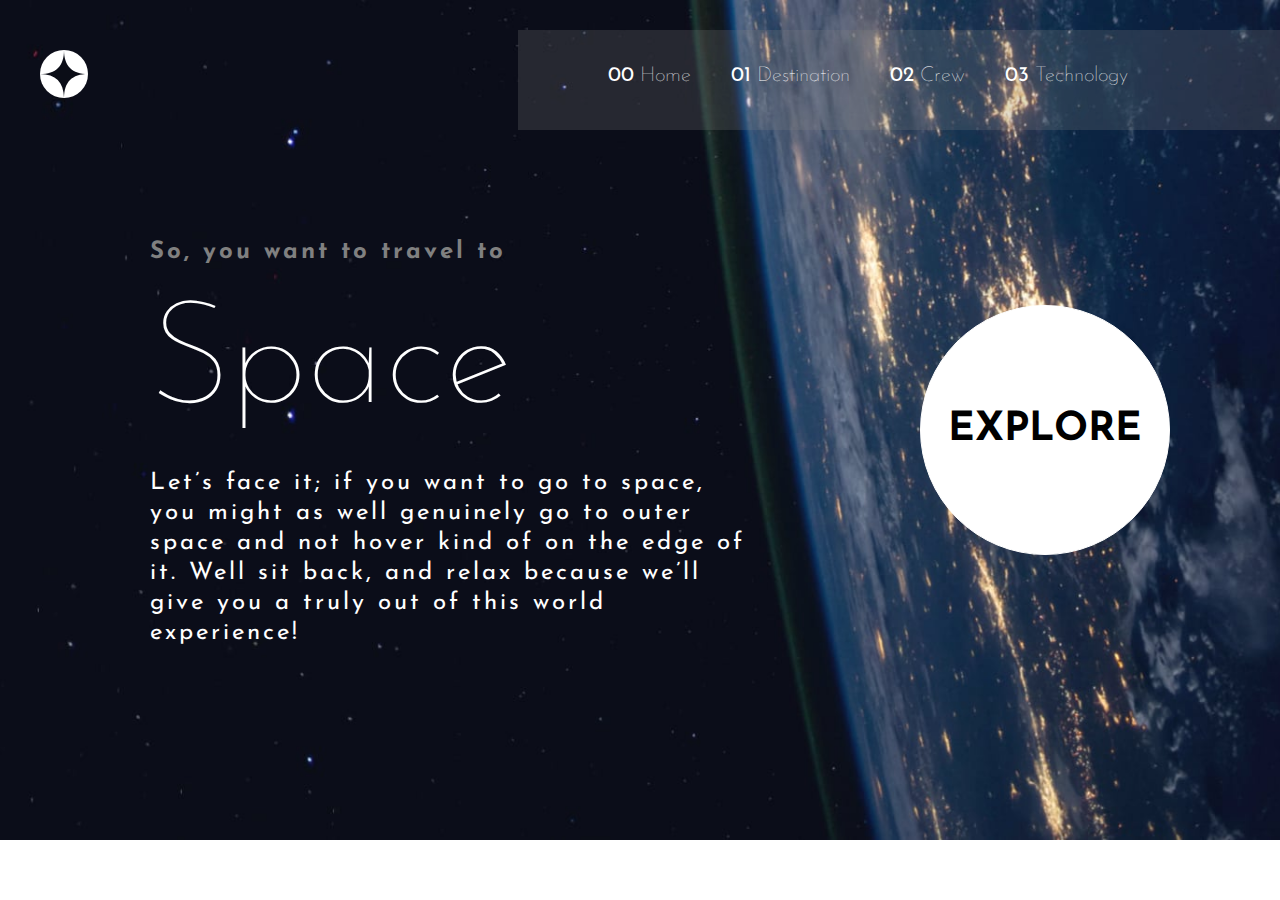
<file: index.html>
<!DOCTYPE html>
<html lang="en">
<head>
    <meta charset="UTF-8">
    <meta http-equiv="X-UA-Compatible" content="IE=edge">
    <meta name="viewport" content="width=device-width, initial-scale=1.0">
    <link rel="stylesheet" href="stylehome.css">
    <link rel="shortcut icon" href="assets/favicon-32x32.png" type="image/x-icon">
    <title> Home Space Tourism</title>
</head>
<body>
    <nav class="navegação">
        <div id="logo">
            <img src="assets/shared/logo.svg" alt="">
        </div>
        <ul class="menu-desktop">
            <li class="opções-menu"> <a href="index.html">  <strong> 00</strong> Home</a> </li>
            <li class="opções-menu"> <a href="destination.html"> <strong> 01</strong>  Destination</a></li>
            <li class="opções-menu"> <a href="crew.html"> <strong> 02</strong>  Crew</a> </li>
            <li class="opções-menu">  <a href="techonology.html"> <strong>03</strong>  Technology</a> </li>
        </ul>
        <div class="hamburguer"></div>
    </nav>
    <ul class="menu-mobile">
        <li class="opções-menu"> <a href="index.html">  <strong> 00</strong> Home</a> </li>
        <li class="opções-menu"> <a href="destination.html"> <strong> 01</strong>  Destination</a></li>
        <li class="opções-menu"> <a href="crew.html"> <strong> 02</strong>  Crew</a> </li>
        <li class="opções-menu">  <a href="techonology.html"> <strong>03</strong>  Technology</a> </li>
    </ul>
    </nav>
    
    <div class="container-texto-home">
        <div class="texto-home"><h2> So, you want to travel to</h2>
            <h1>  Space</h1>
            <p> Let’s face it; if you want to go to space, you might as well genuinely go to 
            outer space and not hover kind of on the edge of it. Well sit back, and relax 
            because we’ll give you a truly out of this world experience!</p> 
        </div>
            
        <div class="explore"> <span>EXPLORE</span></div>
         
            
    </div>
    <script>
         let hamburguer = document.getElementsByClassName("hamburguer")[0]
let navmob = document.getElementsByClassName("menu-mobile")[0]
let nav = document.getElementsByTagName("nav")[0]
hamburguer.addEventListener("click",mostrar)


function mostrar(){
    if (hamburguer.classList.contains("plano")){
        hamburguer.classList.remove('plano')
       
        navmob.classList.remove('mostrar')
        nav.classList.remove('plano-nav')

    }else{
        hamburguer.classList.add("plano")
        
        navmob.classList.add("mostrar")
        nav.classList.add('plano-nav')
    }
}
    </script>
   

    

</body>
</file>
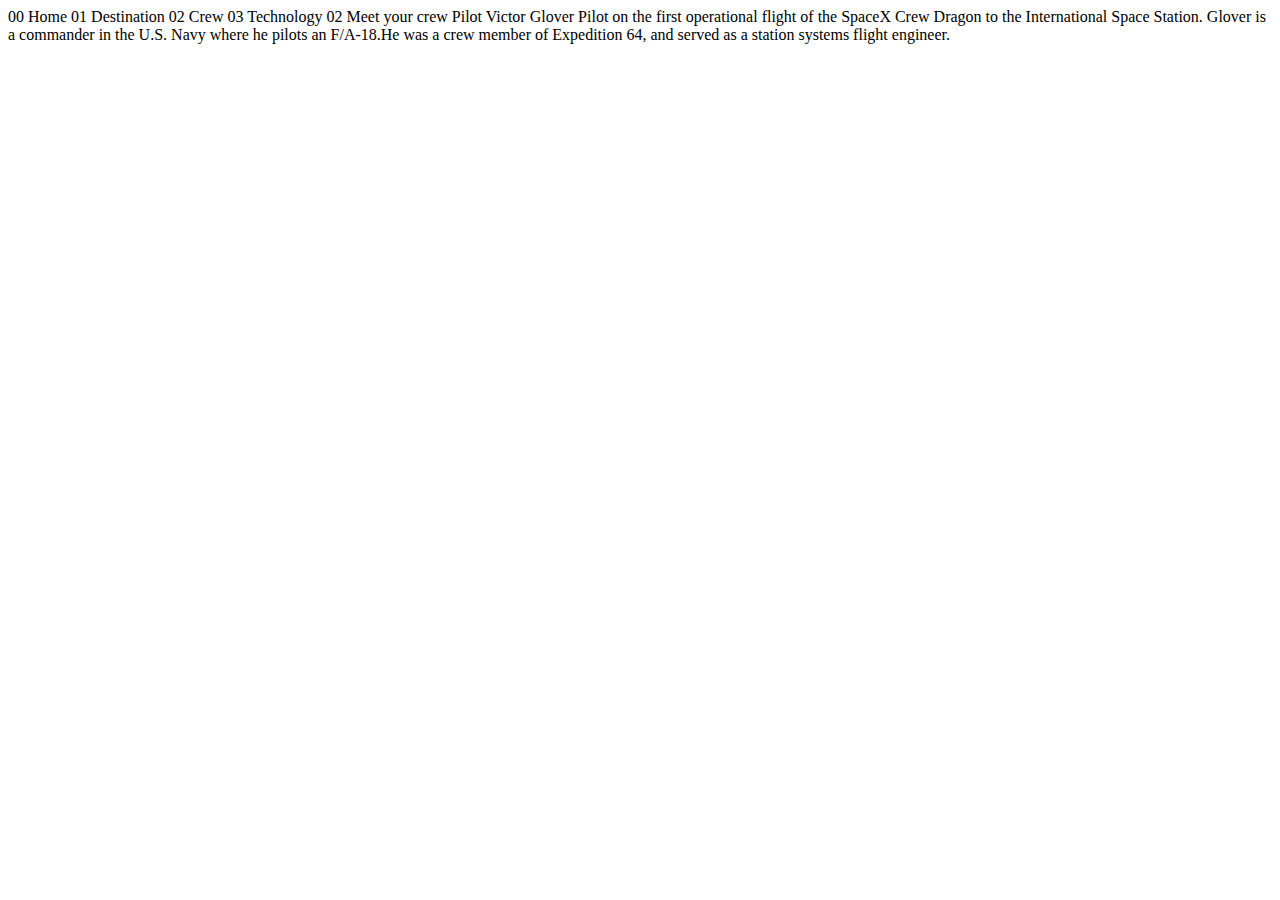
<file: crew-pilot.html>
<!DOCTYPE html>
<html lang="en">
<head>
  <meta charset="UTF-8">
  <meta name="viewport" content="width=device-width, initial-scale=1.0">

  <link rel="icon" type="image/png" sizes="32x32" href="./assets/favicon-32x32.png">
  
  <title>Frontend Mentor | Space tourism website</title>
</head>
<body>

  00 Home
  01 Destination
  02 Crew
  03 Technology

  02 Meet your crew

  Pilot
  Victor Glover

  Pilot on the first operational flight of the SpaceX Crew Dragon to the 
  International Space Station. Glover is a commander in the U.S. Navy where 
  he pilots an F/A-18.He was a crew member of Expedition 64, and served as a 
  station systems flight engineer. 
</body>
</html>
</file>
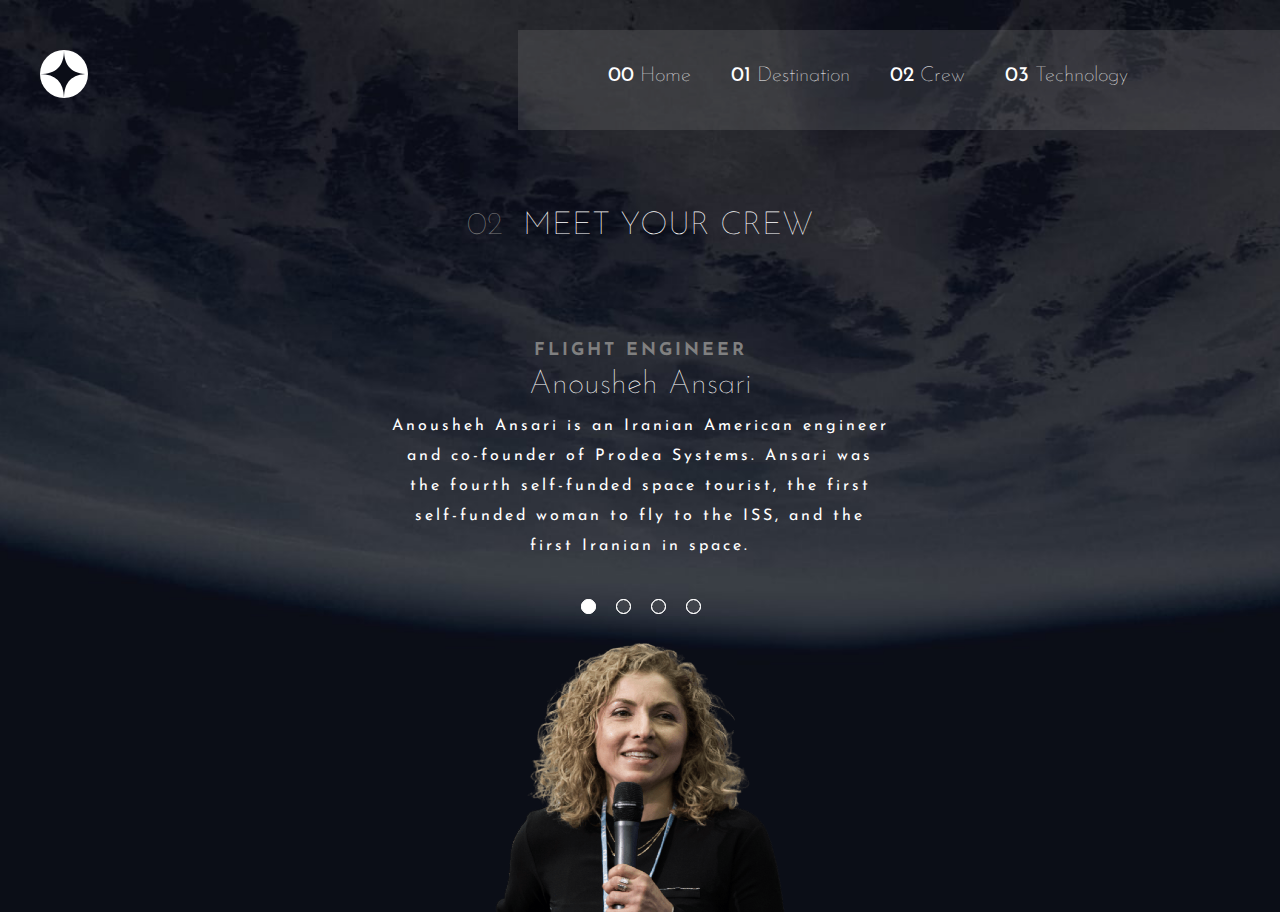
<file: crew.html>
<!DOCTYPE html>
<html lang="en">
<head>
    <meta charset="UTF-8">
    <meta http-equiv="X-UA-Compatible" content="IE=edge">
    <meta name="viewport" content="width=device-width, initial-scale=1.0">
    <link rel="stylesheet" href="stylecrew.css">
    <link rel="shortcut icon" href="assets/favicon-32x32.png" type="image/x-icon">
    <title> Crew Space Tourism</title>
</head>
<body>
<nav class="navegação">
    <div id="logo">
        <img src="assets/shared/logo.svg" alt="">
    </div>
    <ul class="menu-desktop">
        <li class="opções-menu"> <a href="index.html">  <strong> 00</strong> Home</a> </li>
        <li class="opções-menu"> <a href="destination.html"> <strong> 01</strong>  Destination</a></li>
        <li class="opções-menu"> <a href="crew.html"> <strong> 02</strong>  Crew</a> </li>
        <li class="opções-menu">  <a href="techonology.html"> <strong>03</strong>  Technology</a> </li>
    </ul>
    <div class="hamburguer"></div>
</nav>
<ul class="menu-mobile">
    <li class="opções-menu"> <a href="index.html">  <strong> 00</strong> Home</a> </li>
    <li class="opções-menu"> <a href="destination.html"> <strong> 01</strong>  Destination</a></li>
    <li class="opções-menu"> <a href="crew.html"> <strong> 02</strong>  Crew</a> </li>
    <li class="opções-menu">  <a href="techonology.html"> <strong>03</strong>  Technology</a> </li>
</ul>

<div class="container-titulo-crew">
<h1 class="num-crew">02</h1> <h1 class="titulo-crew">  MEET YOUR CREW</h1>
</div>


    <div class="slider">
        <div class="slides">
            <input type="radio" name="radio-btn" id="radio1" >
            <input type="radio" name="radio-btn" id="radio2">
            <input type="radio" name="radio-btn" id="radio3">
            <input type="radio" name="radio-btn" id="radio4">
    
            <div class="slide-one">
                <div class="container-texto-slide">
                    <h2> FLIGHT ENGINEER</h2>
                    <h1>Anousheh Ansari</h1>
                    <p> Anousheh Ansari is an Iranian American engineer and co-founder of Prodea Systems. 
                        Ansari was the fourth self-funded space tourist, the first self-funded woman to 
                        fly to the ISS, and the first Iranian in space.</p>
                </div>
                <img src="assets/crew/image-anousheh-ansari.png" alt="">
            </div>
            <div class="slide">
                <div class="container-texto-slide">
                    <h2>  Commander</h2>
                    <h1> Douglas Hurley</h1>
                    <p> Douglas Gerald Hurley is an American engineer, former Marine Corps pilot 
                        and former NASA astronaut. He launched into space for the third time as 
                        commander of Crew Dragon Demo-2.</p>
                </div>            
                <img src="assets/crew/image-douglas-hurley.png" alt="">
            </div>
            <div class="slide">
                <div class="container-texto-slide">
                    <h2> Mission Specialist</h2>
                    <h1>Mark Shuttleworth</h1>
                    <p> Mark Richard Shuttleworth is the founder and CEO of Canonical, the company behind 
                        the Linux-based Ubuntu operating system. Shuttleworth became the first South 
                        African to travel to space as a space tourist.</p>
                </div>
                <img src="assets/crew/image-mark-shuttleworth.png" alt="">
            </div>
            <div class="slide">
                <div class="container-texto-slide">
                    <h2> Pilot</h2>
                    <h1>Victor Glover</h1>
                    <p> Pilot on the first operational flight of the SpaceX Crew Dragon to the 
                        International Space Station. Glover is a commander in the U.S. Navy where 
                        he pilots an F/A-18.He was a crew member of Expedition 64, and served as a 
                        station systems flight engineer. </p>
                </div>
                <img src="assets/crew/image-victor-glover.png" alt="">
            </div>
           
            <div class="navigation-menu">
                <div class="auto-btn1" ></div>
                <div class="auto-btn2" ></div>
                <div class="auto-btn3"></div>
                <div class="auto-btn4"></div>
              
            </div>
    
        </div>
       
       
        <div class="menu-slide">
            <label for="radio1" class="menu-botão"></label>
            <label for="radio2" class="menu-botão"></label>
            <label for="radio3" class="menu-botão"></label>
            <label for="radio4" class="menu-botão"></label>
        </div>
       
    
    
    
    
    
    </div>


 
  <script>
let count =1
document.getElementById("radio1").checked = true 

setInterval( function(){
next()
},(5000))

function next(){
count+=1
let botao = document.getElementsByClassName("auto-btn"+count)[0]
if (count>4){
    count=1
}
document.getElementById("radio"+count).checked = true 

}

let hamburguer = document.getElementsByClassName("hamburguer")[0]
let titulocrew= document.getElementsByClassName("container-titulo-crew")[0]
let navmob = document.getElementsByClassName("menu-mobile")[0]
let nav = document.getElementsByTagName("nav")[0]
let background = document.getElementsByTagName("body")[0]
let carrocel = document.getElementsByClassName('slider')[0]
hamburguer.addEventListener("click",mostrar)


function mostrar(){
    if (hamburguer.classList.contains("plano")){
        hamburguer.classList.remove('plano')
        titulocrew.classList.remove('ocultar')
        navmob.classList.remove('mostrar')
        nav.classList.remove('plano-nav')
        carrocel.classList.remove('ocultar')
        slider.classList.remove('ocultar')

    }else{
        hamburguer.classList.add("plano")
        titulocrew.classList.add('ocultar')
        navmob.classList.add("mostrar")
        nav.classList.add('plano-nav')
        carrocel.classList.add('ocultar')
        slider.classList.add('ocultar')
    }
}


  </script>

</body>
</html>
</file>
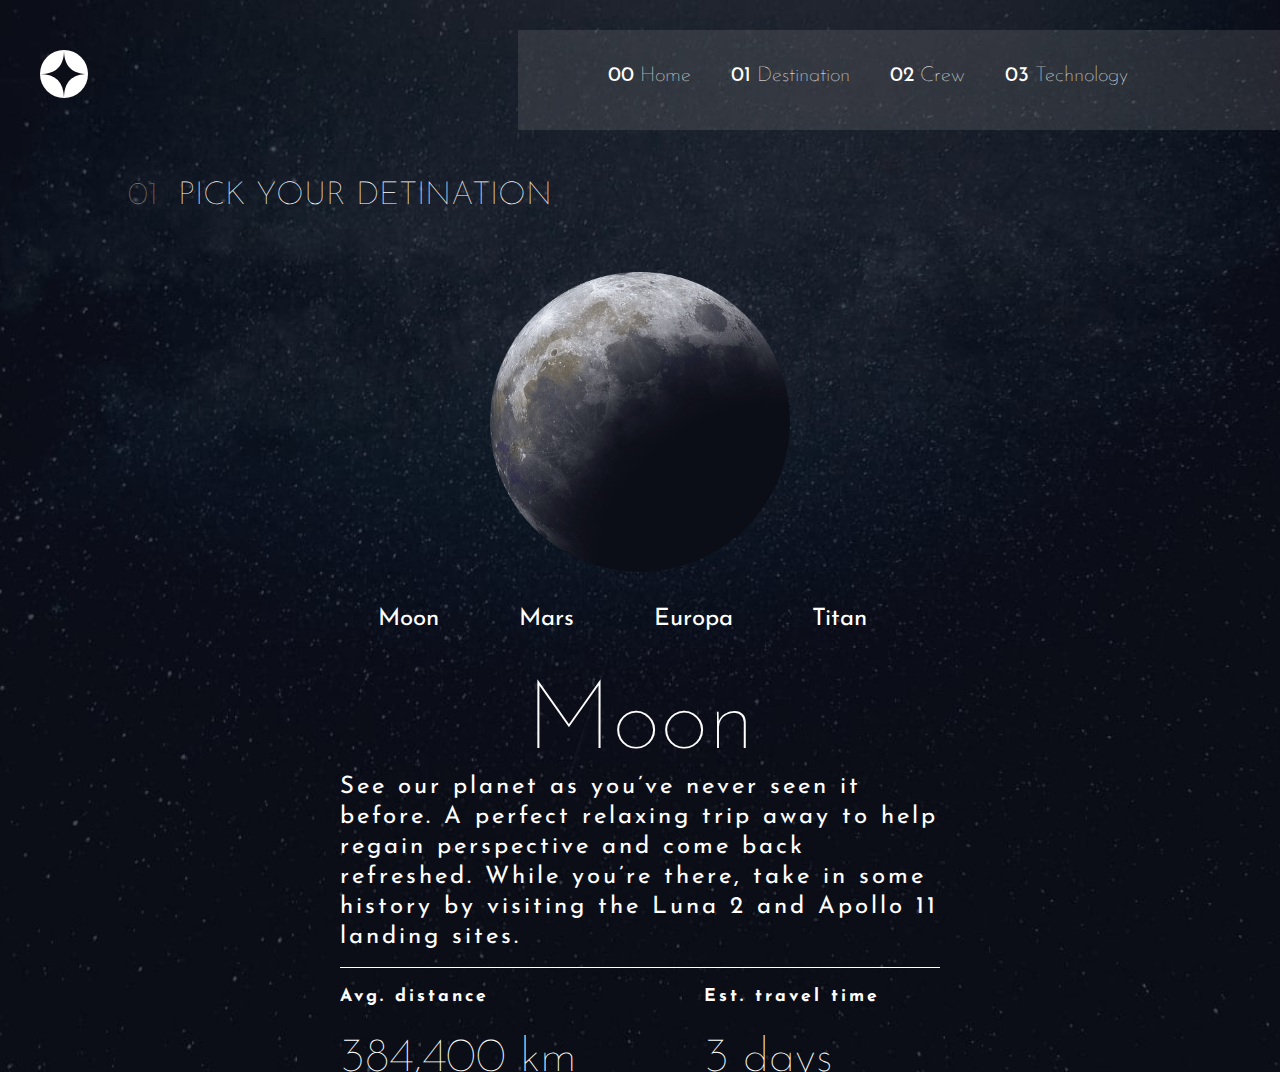
<file: destination.html>
<!DOCTYPE html>
<html lang="en">
<head>
    <meta charset="UTF-8">
    <meta http-equiv="X-UA-Compatible" content="IE=edge">
    <meta name="viewport" content="width=device-width, initial-scale=1.0">
    <link rel="stylesheet" href="styledestination.css">
    <link rel="shortcut icon" href="assets/favicon-32x32.png" type="image/x-icon">
    <title> Destination Space Tourism</title>
</head>
<body>
    <nav class="navegação">
        <div id="logo">
            <img src="assets/shared/logo.svg" alt="">
        </div>
        <ul class="menu-desktop">
            <li class="opções-menu"> <a href="index.html">  <strong> 00</strong> Home</a> </li>
            <li class="opções-menu"> <a href="destination.html"> <strong> 01</strong>  Destination</a></li>
            <li class="opções-menu"> <a href="crew.html"> <strong> 02</strong>  Crew</a> </li>
            <li class="opções-menu">  <a href="techonology.html"> <strong>03</strong>  Technology</a> </li>
        </ul>
        <div class="hamburguer"></div>
    </nav>
    <ul class="menu-mobile">
        <li class="opções-menu"> <a href="index.html">  <strong> 00</strong> Home</a> </li>
        <li class="opções-menu"> <a href="destination.html"> <strong> 01</strong>  Destination</a></li>
        <li class="opções-menu"> <a href="crew.html"> <strong> 02</strong>  Crew</a> </li>
        <li class="opções-menu">  <a href="techonology.html"> <strong>03</strong>  Technology</a> </li>
    </ul>
    <div class="container-titulo-crew">
    <h1 class="num-crew">01</h1> <h1 class="titulo-crew">  PICK YOUR DETINATION</h1>
    </div>
        
    <div class="slider">
        <div class="slides">
            <input type="radio" name="radio-btn" id="radio1" >
            <input type="radio" name="radio-btn" id="radio2">
            <input type="radio" name="radio-btn" id="radio3">
            <input type="radio" name="radio-btn" id="radio4">
    
            <div class="slide-one">
                <img src="assets/destination/image-moon.png" alt="">

                <div class="container-texto-slide">
                    <h1 class="titulo-geral-slide">Moon</h1>
                    <p>  See our planet as you’ve never seen it before. A perfect relaxing trip away to help 
                        regain perspective and come back refreshed. While you’re there, take in some history 
                        by visiting the Luna 2 and Apollo 11 landing sites.</p>
                        <div class="container-texto-baixo">
                            <div class="texto-baixo-esquerda">
                                <div><h2> Avg. distance</h2>
                                    <h1 class="titulo-baixo">  384,400 km</h1>
                                </div>
                            </div>
                            <div class="texto-baixo-direita">
                                <div><h2>   Est. travel time</h2>
                                    <h1 class="titulo-baixo">   3 days</h1>
                                </div>
                            </div>
                        </div>
                        
                </div>
                
            </div>
            <div class="slide">
                <img src="assets/destination/image-mars.png" alt="">

                <div class="container-texto-slide">
                    <h1 class="titulo-geral-slide">Mars</h1>
                    <p> Anousheh Ansari is an Iranian American engineer and co-founder of Prodea Systems. 
                        Ansari was the fourth self-funded space tourist, the first self-funded woman to 
                        fly to the ISS, and the first Iranian in space.</p>
                        <div class="container-texto-baixo">
                            <div class="texto-baixo-esquerda">
                                <div><h2> Avg. distance</h2>
                                    <h1 class="titulo-baixo"> 225 mil. km</h1>
                                </div>
                            </div>
                            <div class="texto-baixo-direita">
                                <div><h2>  Est. travel time</h2>
                                    <h1 class="titulo-baixo">  9 months</h1>
                                </div>
                            </div>
                        </div>
                        
                </div>
                
            </div>
            <div class="slide">
                <img src="assets/destination/image-europa.png" alt="">

                <div class="container-texto-slide">
                    <h1 class="titulo-geral-slide">Europa</h1>
                    <p> The smallest of the four Galilean moons orbiting Jupiter, Europa is a 
                        winter lover’s dream. With an icy surface, it’s perfect for a bit of 
                        ice skating, curling, hockey, or simple relaxation in your snug 
                        wintery cabin.</p>
                        <div class="container-texto-baixo">
                            <div class="texto-baixo-esquerda">
                                <div><h2>  Avg. distance</h2>
                                    <h1 class="titulo-baixo">   628 mil. km</h1>
                                </div>
                            </div>
                            <div class="texto-baixo-direita">
                                <div>
                                    <h2>   Est. travel time</h2>
                                    <h1 class="titulo-baixo">   3 years</h1>
                                </div>
                            </div>
                        </div>
                       
                </div>
                
            </div>
            <div class="slide">
                <img src="assets/destination/image-titan.png" alt="">

                <div class="container-texto-slide">
                    <h1 class="titulo-geral-slide">Titan</h1>
                    <p>  The only moon known to have a dense atmosphere other than Earth, Titan 
                        is a home away from home (just a few hundred degrees colder!). As a 
                        bonus, you get striking views of the Rings of Saturn.</p>
                        <div class="container-texto-baixo">
                            <div class="texto-baixo-esquerda">
                                <div><h2> Avg. distance</h2>
                                    <h1 class="titulo-baixo">  1.6 bil. km</h1>
                                </div>
                            </div>
                            <div class="texto-baixo-direita">
                                <div><h2>  Est. travel time</h2>
                                    <h1 class="titulo-baixo">  7 years</h1>
                                </div>
                            </div>
                        </div>
                       
                </div>
                
            </div>
         
            <div class="navigation-menu">
                <div class="auto-btn1" > </div>
                <div class="auto-btn2" > </div>
                <div class="auto-btn3"> </div>
                <div class="auto-btn4"> </div>
              
            </div>
    
        </div>
       
        <div class="menu-slide">
            <label for="radio1" class="menu-botão"> Moon</label>
            <label for="radio2" class="menu-botão">Mars</label>
            <label for="radio3" class="menu-botão"> Europa</label>
            <label for="radio4" class="menu-botão"> Titan</label>
        </div>
       
    
    
    
    
    
    </div>
    <script>
        let count =1
        document.getElementById("radio1").checked = true 
        
        setInterval( function(){
        next()
        },(5000))
        
        function next(){
        count+=1
        let botao = document.getElementsByClassName("auto-btn"+count)[0]
        if (count>4){
            count=1
        }
        document.getElementById("radio"+count).checked = true 
        
        }

let hamburguer = document.getElementsByClassName("hamburguer")[0]
let titulocrew= document.getElementsByClassName("container-titulo-crew")[0]
let navmob = document.getElementsByClassName("menu-mobile")[0]
let nav = document.getElementsByTagName("nav")[0]
let carrocel = document.getElementsByClassName('slider')[0]
hamburguer.addEventListener("click",mostrar)


function mostrar(){
    if (hamburguer.classList.contains("plano")){
        hamburguer.classList.remove('plano')
       
        navmob.classList.remove('mostrar')
        nav.classList.remove('plano-nav')

    }else{
        hamburguer.classList.add("plano")
        
        navmob.classList.add("mostrar")
        nav.classList.add('plano-nav')
    }
}
        
        
          </script>


</body>
</file>
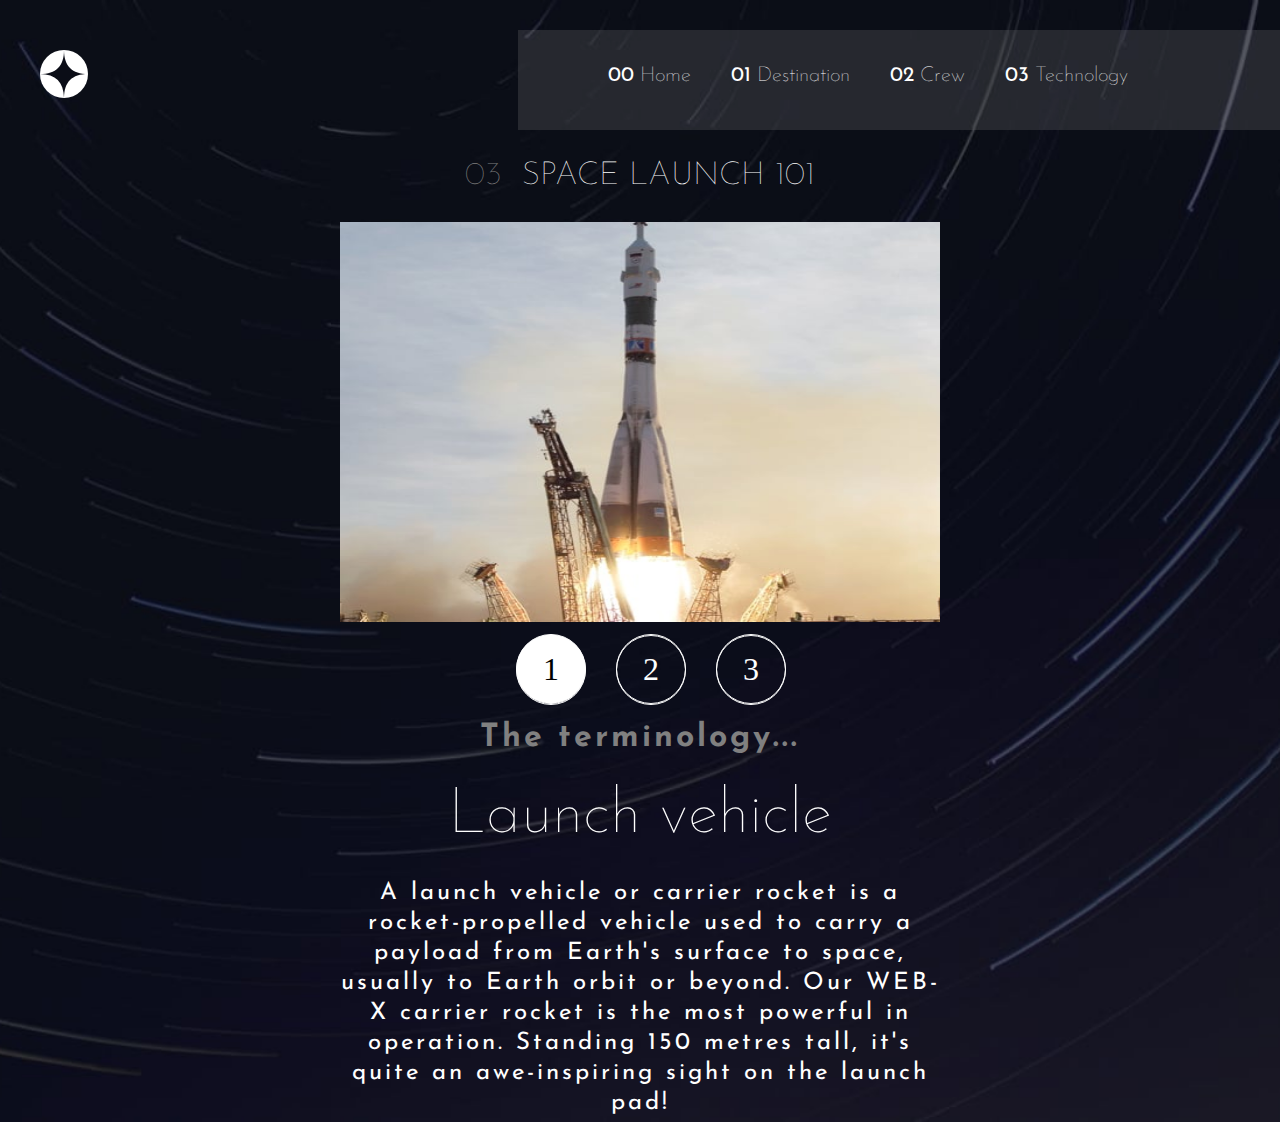
<file: techonology.html>
<!DOCTYPE html>
<html lang="en">
<head>
    <meta charset="UTF-8">
    <meta http-equiv="X-UA-Compatible" content="IE=edge">
    <meta name="viewport" content="width=device-width, initial-scale=1.0">
    <link rel="stylesheet" href="styletechnology.css">
    <link rel="shortcut icon" href="assets/favicon-32x32.png" type="image/x-icon">
    <title>Techonology Space Tourism</title>
</head>
<body>
    <nav class="navegação">
    <div id="logo">
        <img src="assets/shared/logo.svg" alt="">
    </div>
    <ul class="menu-desktop">
        <li class="opções-menu"> <a href="index.html">  <strong> 00</strong> Home</a> </li>
        <li class="opções-menu"> <a href="destination.html"> <strong> 01</strong>  Destination</a></li>
        <li class="opções-menu"> <a href="crew.html"> <strong> 02</strong>  Crew</a> </li>
        <li class="opções-menu">  <a href="techonology.html"> <strong>03</strong>  Technology</a> </li>
    </ul>
    <div class="hamburguer"></div>
</nav>
<ul class="menu-mobile">
    <li class="opções-menu"> <a href="index.html">  <strong> 00</strong> Home</a> </li>
    <li class="opções-menu"> <a href="destination.html"> <strong> 01</strong>  Destination</a></li>
    <li class="opções-menu"> <a href="crew.html"> <strong> 02</strong>  Crew</a> </li>
    <li class="opções-menu">  <a href="techonology.html"> <strong>03</strong>  Technology</a> </li>
</ul>
<div class="container-titulo-crew">
<h1 class="num-crew">03</h1> <h1 class="titulo-crew">  SPACE LAUNCH 101</h1>
</div>

<div class="slider">
    <div class="slides">
        <input type="radio" name="radio-btn" id="radio1" >
        <input type="radio" name="radio-btn" id="radio2">
        <input type="radio" name="radio-btn" id="radio3">
       

        <div class="slide-one">
            <div class="container-texto-slide">
                <h2> The terminology...</h2>
                <h1>  Launch vehicle</h1>
                <p> A launch vehicle or carrier rocket is a rocket-propelled vehicle used to carry a 
                    payload from Earth's surface to space, usually to Earth orbit or beyond. Our 
                    WEB-X carrier rocket is the most powerful in operation. Standing 150 metres tall, 
                    it's quite an awe-inspiring sight on the launch pad!</p>
            </div>
            <img src="assets/technology/image-launch-vehicle-portrait.jpg" alt="">
        </div>
        <div class="slide">
            <div class="container-texto-slide">
                <h2>  The terminology...</h2>
                <h1> Space capsule</h1>
                <p>   A space capsule is an often-crewed spacecraft that uses a blunt-body reentry 
                    capsule to reenter the Earth's atmosphere without wings. Our capsule is where 
                    you'll spend your time during the flight. It includes a space gym, cinema, 
                    and plenty of other activities to keep you entertained.</p>
            </div>            
            <img src="assets/technology/image-space-capsule-portrait.jpg" alt="">
        </div>
        <div class="slide">
            <div class="container-texto-slide">
                <h2> The terminology...</h2>
                <h1>Spaceport</h1>
                <p> A spaceport or cosmodrome is a site for launching (or receiving) spacecraft, 
                    by analogy to the seaport for ships or airport for aircraft. Based in the 
                    famous Cape Canaveral, our spaceport is ideally situated to take advantage 
                    of the Earth’s rotation for launch.</p>
            </div>
            <img src="assets/technology/image-spaceport-portrait.jpg" alt="">
        </div>
       
        <div class="navigation-menu">
            <div class="auto-btn1" > 1</div>
            <div class="auto-btn2" >2</div>
            <div class="auto-btn3">3</div>
            
          
        </div>

    </div>
   
   
    <div class="menu-slide">
        <label for="radio1" class="menu-botão"></label>
        <label for="radio2" class="menu-botão"></label>
        <label for="radio3" class="menu-botão"></label>
        
    </div>
   





</div>

<script>
    let count =1
    document.getElementById("radio1").checked = true 
    
    setInterval( function(){
    next()
    },(3000))
    
    function next(){
    count+=1
    let botao = document.getElementsByClassName("auto-btn"+count)[0]
    if (count>4){
        count=1
    }
    document.getElementById("radio"+count).checked = true 
    
    }
    let hamburguer = document.getElementsByClassName("hamburguer")[0]
let titulocrew= document.getElementsByClassName("container-titulo-crew")[0]
let navmob = document.getElementsByClassName("menu-mobile")[0]
let nav = document.getElementsByTagName("nav")[0]
let carrocel = document.getElementsByClassName('slider')[0]
hamburguer.addEventListener("click",mostrar)


function mostrar(){
    if (hamburguer.classList.contains("plano")){
        hamburguer.classList.remove('plano')
       
        navmob.classList.remove('mostrar')
        nav.classList.remove('plano-nav')

    }else{
        hamburguer.classList.add("plano")
        
        navmob.classList.add("mostrar")
        nav.classList.add('plano-nav')
    }
    
}
      </script>


</body>
</html>
</file>
<file: stylehome.css>
@charset "utf-8";
@import url('https://fonts.googleapis.com/css2?family=Alata&display=swap');
@import url('https://fonts.googleapis.com/css2?family=Josefin+Sans:wght@300&display=swap');

:root{
    --var-font-titulo:'Josefin Sans', sans-serif;
    --var-font-corpo:'Alata', sans-serif;
}
*{
    margin: 0;
    padding: 0;
    box-sizing: border-box;
}

body{
    background-image: url("assets/home/background-home-desktop.jpg");
    background-position: center center;
    background-repeat: no-repeat;
    background-size: cover;
   
}
nav{
    display: flex;
    justify-content: space-between;
    padding: 30px 0px 10px 10px;
}
.menu-desktop{
    
    display: flex;
    padding-left: 90px;
    padding-top: 35px;
    height: 100px;
    width: 60%;
    background-color: rgba(128, 128, 128, 0.232);
}
.menu-mobile{
    background-color:rgba(128, 128, 128, 0.511) ;
    text-align: left;
    padding: 20px;
    display: none;
    height: 250px;
}
.menu-mobile .opções-menu{
    margin-bottom: 30px;
    width: 150px;
    text-align: left;
    position: relative;
    left: 50%;
    transform: translateX(-50%);   
}
.hamburguer{
    display: none;
    background-image: url("assets/shared/icon-hamburger.svg");
    background-size: cover;
    width: 30px;
    height: 30px;
    margin-top: 27px;
    margin-right: 5%;
    cursor: pointer;
   
}
#logo {
    margin-top: 20px;
    margin-left: 30px;
}
.opções-menu{
    list-style: none;    
}
.opções-menu:not(:last-child){
    margin-right: 40px;
    
}
.opções-menu a{
    font-family: var(--var-font-titulo);
    text-decoration: none;
    color: white;
    margin: auto auto;
    font-size: 1.3rem;
    font-weight: 100;
}
.menu-mobile .opções-menu:hover{
    border-bottom: none;
}
.opções-menu:hover{
    border-bottom: solid 3px white;
}


.container-texto-home{
    display: flex;
    width: 100%;
   height: 700px;
    
}
.texto-home{
    position: relative;
   left: 150px;
   top: 100px;
    width: 600px;
    height: 400px;
}

.explore{
    font-family: var(--var-font-titulo);
    width: 250px;
    height: 250px;
    position: relative;
    right: -320px;
    top: 165px;
    border: solid 1px white;
    border-radius: 250px;
    color: white;
    background-color: white;
    display: flex;
    justify-content: center;
    align-items: center;

}

.explore span{
    color: black;
    position: relative;
    font-size: 2.5rem;
    font-weight: bold;
    top: 30px;
    height: 100px;
}
.container-texto-home h2{
    color: gray;
    font-size: 1.5rem;
    font-family: var(--var-font-titulo);
    margin-bottom: 30px;
    text-align: left;
    letter-spacing: 3px;
}
.container-texto-home h1{
    color: white;
    font-size: 9rem;
    font-family: var(--var-font-titulo);
    margin-bottom: 30px;
    text-align: left;
    font-weight: 100;
}
.container-texto-home p{
    color: white;
    font-size: 1.5rem;
    font-family: var(--var-font-titulo);
    line-height: 30px;
    text-align: left;
    letter-spacing: 3px;
}
.mostrar{
    display:block;
}
.ocultar{
    display: none;
}
.plano{
    background-image: url("assets/shared/icon-close.svg");
    transition: 0.5s;
}
.plano-nav{
    background-color:rgba(128, 128, 128, 0.511) ;
}
@media screen and (max-width:1200px){
    .container-texto-home{
        display: block;
        
        width: 100%;
       height: 1200px;
        
    }
    .texto-home{
        position: relative;
        margin: auto;
     left: 0px;
       top: 60px;
        width: 600px;
        
    }
    
    .explore{
        font-family: var(--var-font-titulo);
        width: 250px;
        height: 250px;
        position: relative;
        margin: auto;
        right: 0px;
        top: 165px;

    }
    .container-texto-home h2, .container-texto-home h1,.container-texto-home p{
  text-align: center;
}
}
@media screen and (max-width:1069px){
    body{
        background-image: url("assets/home/background-home-tablet.jpg");
    }
    .hamburguer{
        display: block;
    }
    .menu-desktop{
        display: none;
    }
}

@media screen and (max-width:610px){
   
    .texto-home{
        width: 400px;
    }
    
    .explore{
        font-family: var(--var-font-titulo);
        width: 250px;
        height: 250px;
        position: relative;
        margin: auto;
        right: 0px;
        top: 200px;

    }
}
@media screen and (max-width: 410px){
    body{
        background-image: url("assets/home/background-home-mobile.jpg");
    }
    .texto-home {
        width: 320px;
    }
    .container-texto-home h1{
        font-size: 6rem;
       
    }
}
</file>
<file: stylecrew.css>
@charset "utf-8";
@import url('https://fonts.googleapis.com/css2?family=Alata&display=swap');
@import url('https://fonts.googleapis.com/css2?family=Josefin+Sans:wght@300&display=swap');

:root{
    --var-font-titulo:'Josefin Sans', sans-serif;
    --var-font-corpo:'Alata', sans-serif;
}
*{
    margin: 0;
    padding: 0;
    box-sizing: border-box;
}
.macedo{
    height: 1000px;
}
body{
    background-image: url("assets/crew/background-crew-desktop.jpg");
    background-position: center center;
    background-repeat: no-repeat;
    background-size: cover;
    
}
nav{
    display: flex;
    justify-content: space-between;
    padding: 30px 0px 10px 10px;
}
.menu-desktop{
    
    display: flex;
    padding-left: 90px;
    padding-top: 35px;
    height: 100px;
    width: 60%;
    background-color: rgba(128, 128, 128, 0.232);
}
.menu-mobile{
    background-color:rgba(128, 128, 128, 0.511) ;
    text-align: left;
    padding: 20px;
    display: none;
    height: 250px;

   
    
    
}
.menu-mobile .opções-menu{
    margin-bottom: 30px;
    width: 150px;
    text-align: left;
    position: relative;
    left: 50%;
    transform: translateX(-50%);
    
    
    
}
.hamburguer{
    display: none;
    background-image: url("assets/shared/icon-hamburger.svg");
    background-size: cover;
    width: 30px;
    height: 30px;
    margin-top: 27px;
    margin-right: 5%;
    cursor: pointer;
   
}
#logo {
    margin-top: 20px;
    margin-left: 30px;
}
.opções-menu{
    list-style: none;    
}
.opções-menu:not(:last-child){
    margin-right: 40px;
    
}
.opções-menu a{
    font-family: var(--var-font-titulo);
    text-decoration: none;
    color: white;
    margin: auto auto;
    font-size: 1.3rem;
    font-weight: 100;
}
.opções-menu:hover{
    border-bottom: solid 3px white;
}
    
.container-titulo-crew{
       display: flex;
    margin-left: 10%;
    margin-bottom: 30px;
    
}
.num-crew{
    font-family: var(--var-font-titulo);
    font-size: 2rem;
    color: gray;
    font-weight: 100;

}
.titulo-crew{
    margin-left: 20px;
    font-family: var(--var-font-titulo);
    font-size: 2rem;
    color: white;
    font-weight: 100;
}
/*Configurando o carrocel*/
.slider{
   display: flex;
   margin-left: 10%;
   
    overflow: hidden;
    width: 1200px;
    height: 500px;
    
}
.slider input{
    display: none;
}
.slides{
    
    display: flex;
    width: 4800px;
    height: 500px;
}
.slide-one, .slide{
   
    display: flex;
    
}

.container-texto-slide{
    
    padding-top: 90px;
    text-align: center;
    width: 600px;
    height: 400px;
}

.container-texto-slide h2{
    color: gray;
    font-size: 2rem;
    font-family: var(--var-font-titulo);
    margin-bottom: 30px;
    text-align: left;
    letter-spacing: 3px;
    
}
.container-texto-slide h1{
    color: white;
    font-size: 4rem;
    font-family: var(--var-font-titulo);
    margin-bottom: 30px;
    text-align: left;
    font-weight: 100;
    
    
}
.container-texto-slide p{
    
    color: white;
    font-size: 1.5rem;
    font-family: var(--var-font-titulo);
    line-height: 30px;
    text-align: left;
    letter-spacing: 3px;

}
.slide-one img, .slide img{
    margin-left: 100px;
    width: 500px;
    height: 500px;
    
}


/*Configurando os botões do carrocel*/
.menu-slide{
    position: absolute;
    margin-top: 441px;
    display: flex;
    width: 300px;
    
}
.menu-botão{
    
    border: solid 1px white;
    width: 15px;
    height: 15px;
    border-radius: 15px;
    cursor: pointer;
}
.menu-botão:not(:last-child){
    margin-right: 20px;
}
.menu-botão:hover{
    background-color: white;
}
#radio1:checked ~ .slide-one{
    margin-left: 0px;
    transition: 0.3s;
}
#radio2:checked ~ .slide-one{
    opacity: 0;
    margin-left: -1200px;
    transition: 0.3s;
    
    
}

#radio3:checked ~ .slide-one{
    margin-left: -2400px;
    transition: 0.3s;
}
#radio4:checked ~ .slide-one{
    margin-left: -3600px;
    transition: 0.3s;
}
/*Configurando para que os botões fiquem checados */
.navigation-menu{
    position: absolute;
    top: 643px;
    display: flex;
    width: 300px;
}

.navigation-menu div{
    background-color: rgba(128, 128, 128, 0.179);
    border: solid 1px white;
    width: 15px;
    height: 15px;
    border-radius: 15px;
    cursor: pointer;
    
}

.navigation-menu div:not(:last-child){
    margin-right: 20px;
}

#radio1:checked ~ .navigation-menu .auto-btn1{
    background-color: white;
}
#radio2:checked ~ .navigation-menu .auto-btn2{
    background-color: white;
}
#radio3:checked ~ .navigation-menu .auto-btn3{
    background-color: white;
}
#radio4:checked ~ .navigation-menu .auto-btn4{
    background-color: white;
}
.mostrar{
    display: block;
    
}
.ocultar{
    transform: translateY(-2000%);
    display: none;
}
.plano{
    background-image: url("assets/shared/icon-close.svg");
    transition: 0.5s;
}
.background{
    background-color: black;
    background-image: none;
}
.plano-nav{
    background-color:rgba(128, 128, 128, 0.511) ;
}
@media screen and (max-width:1370px){
    .container-titulo-crew{
        justify-content: center;
        display: flex;
        margin-bottom: 70px;
        margin-top: 70px;
        margin-left: 0;
    }

.slider{
    display: block;
    margin: auto;
    margin-left: 50%;
    transform: translateX(-50%);
    padding-top: 30px;
    overflow: hidden;
    width: 500px;
    height: 600px;
   
    
}
.slides{
    display: flex;
    width: 1500px;
    height: 600px;
    
}
.slide-one, .slide{
   
    display: flex;
    flex-direction: column;
    justify-content: center;
    
}
.container-texto-slide{
    
    padding-top: 0;
    text-align: center;
    width: 500px;
    height: 300px;
}
.menu-slide{
    margin-top: -343px;
    left: 191px;

}
.navigation-menu{
    position: absolute;
    top: 287px;
    left: 191px;
    display: flex;
    width: 300px;
}

.slide-one img, .slide img{
   
     width: 300px;
     height: 300px;
     justify-self: center;
     
    }
    #radio1:checked ~ .slide-one{
        margin-left: 0px;
        transition: 0.3s;
    }
    #radio2:checked ~ .slide-one{
        margin-left: -500px;
        transition: 0.3s;
    }
    #radio3:checked ~ .slide-one{
        margin-left: -1000px;
        transition: 0.3s;
    }
    #radio4:checked ~ .slide-one{
        margin-left: -1500px;
        transition: 0.3s;
    }

    
    .container-texto-slide h2{
        text-align: center;
        font-size: 1.1rem;
        margin-bottom: 10px;
    }
    .container-texto-slide h1{
        text-align: center;
        font-size: 2rem;
        margin-bottom: 10px;
    }
    .container-texto-slide p{
        text-align: center;
        font-size: 1rem; 
        margin-bottom: 10px;   
    }

}
@media screen and (max-width:1080px){
    .menu-desktop{
        padding: 35px 10px 0px 20px;
        
    }
    
    
}
@media screen and (max-width:760px){
    body{
        background-image: url("assets/crew/background-crew-tablet.jpg");
    }
    .container-titulo-crew{
        justify-content: center;
        display: flex;
        margin-bottom: 70px;
        margin-top: 70px;
        margin-left: 0;
        
    
    }
  
    .menu-desktop{
       display: none;
        
    }
    .hamburguer{
        display: block;
    }
    #logo{
        margin-left: 5%;
        margin-top: 20px;
    }
    .navegação{
        padding-bottom: 0;
        padding-top: 0;
    }
    .menu-mobile{
        padding: 15px;
    } 
    .opções-menu:hover{
        border: none;
    }
    
    
    
}
@media screen and (max-width:502px){
    #logo {
        margin-top: 20px;
        margin-left: 15px;
    }
    body{
        background-image: url("assets/crew/background-crew-mobile.jpg");
    }
    .slider{
        width: 340px;
        height: 600px;
        
    }
    .slides{
        width: 1020px;
    }
    .container-texto-slide {
        width: 340px;
        padding-top: 0px;
        margin-bottom: 60px;
    }
    .menu-slide{
        margin-top: -305px;
    left: 107px;
    }
    .navigation-menu{
        top: 325px;
        left: 107px;
    }
#radio1:checked ~ .slide-one{
    margin-left: 0px;
    transition: 0.3s;
}
#radio2:checked ~ .slide-one{
    margin-left: -340px;
    transition: 0.3s;
}
#radio3:checked ~ .slide-one{
    margin-left: -680px;
    transition: 0.3s;
}
#radio4:checked ~ .slide-one{
    margin-left: -1020px;
    transition: 0.3s;
}
.slide-one img, .slide img{
    margin-left: 0px;
}

.titulo-crew,.num-crew{
    font-size: 1.5rem;
}
.slide-one img, .slide img{
   
    width: 340px;
    height: 300px;
    
    
   }


}
@media screen and (max-width:380px){

    .container-titulo-crew{
    
        left: 15%;
       
      
    }
}
</file>
<file: styledestination.css>
@charset "utf-8";
@import url('https://fonts.googleapis.com/css2?family=Alata&display=swap');
@import url('https://fonts.googleapis.com/css2?family=Josefin+Sans:wght@300&display=swap');

:root{
    --var-font-titulo:'Josefin Sans', sans-serif;
    --var-font-corpo:'Alata', sans-serif;
}
*{
    margin: 0;
    padding: 0;
    box-sizing: border-box;
}
body{
    background-image: url("assets/destination/background-destination-desktop.jpg");
    background-position: center center;
    background-repeat: no-repeat;
    background-size: cover;
   
}
/*Configurando o carrocel*/
nav{
    display: flex;
    justify-content: space-between;
    padding: 30px 0px 10px 10px;
}
.menu-desktop{
    
    display: flex;
    padding-left: 90px;
    padding-top: 35px;
    height: 100px;
    width: 60%;
    background-color: rgba(128, 128, 128, 0.232);
}
.menu-mobile{
    background-color:rgba(128, 128, 128, 0.511) ;
    text-align: left;
    padding: 20px;
    display: none;
    height: 250px;
}
.menu-mobile .opções-menu{
    margin-bottom: 30px;
    width: 150px;
    text-align: left;
    position: relative;
    left: 50%;
    transform: translateX(-50%);    
}
.hamburguer{
    display: none;
    background-image: url("assets/shared/icon-hamburger.svg");
    background-size: cover;
    width: 30px;
    height: 30px;
    margin-top: 27px;
    margin-right: 5%;
    cursor: pointer;
}
#logo {
    margin-top: 20px;
    margin-left: 30px;
}
.opções-menu{
    list-style: none;    
}
.opções-menu:not(:last-child){
    margin-right: 40px;
    
}
.opções-menu a{
    font-family: var(--var-font-titulo);
    text-decoration: none;
    color: white;
    margin: auto auto;
    font-size: 1.3rem;
    font-weight: 100;
    
    
}
.opções-menu:hover{
    border-bottom: solid 3px white;
}
.menu-mobile .opções-menu:hover{
    border-bottom:none;
}
/*Configurando o título superior*/
.container-titulo-crew{
    margin-left:10%;
    margin-top:40px;
    margin-bottom: 60px;
    display: flex;

}
.num-crew{
    font-family: var(--var-font-titulo);
    font-size: 2rem;
    color: gray;
    font-weight: 100;

}
.titulo-crew{
    margin-left: 20px;
    font-family: var(--var-font-titulo);
    font-size: 2rem;
    color: white;
    font-weight: 100;
}
/*Configurando o carrocel*/
.slider{
    margin-left:10%;
    overflow: hidden;
    width: 1200px;
    height: 500px;
    
}
.slider input{
    display: none;
}
.slides{
    
    display: flex;
    width: 4800px;
    height: 500px;
}
.slide-one, .slide{
   
    display: flex;
}
.container-texto-slide{
    margin-left: 200px;
    padding-top: 75px;
    text-align: center;
    width: 600px;
    height: 500px;
}
.container-texto-baixo{
    padding-top: 20px;
    border-top: solid 1px white;
    display: flex;
    justify-content: space-between;
}
.texto-baixo-direita{
    position: relative;
    right: 10%;
}

.container-texto-slide h2{
    color: white;
    font-size: 1.1rem;
    font-family: var(--var-font-titulo);
    margin-bottom: 30px;
    text-align: left;
    letter-spacing: 3px;
    
}
.container-texto-slide .titulo-geral-slide{
    color: white;
    font-size: 6rem;
    font-family: var(--var-font-titulo);
    margin-bottom: 10px;
    text-align: left;
    font-weight: 100;
    
}
.container-texto-baixo h1{
    color: white;
    font-size: 3rem;
    font-family: var(--var-font-titulo);
    margin-bottom: 30px;
    text-align: left;
    font-weight: 100;
}
.container-texto-slide p{
    
    margin-bottom: 15px;
    color: white;
    font-size: 1.5rem;
    font-family: var(--var-font-titulo);
    line-height: 30px;
    text-align: left;
    letter-spacing: 3px;

}
.slide-one img, .slide img{
   position: relative;
   top: 15%;
    width: 400px;
    height: 400px;
}
/*Configurando os botões do carrocel*/
.menu-slide{
    position: absolute;
    margin-top: -502px;
    right: 8%;
    display: flex;
    width: 500px;
    
    
}
.menu-botão{
    font-family: var(--var-font-titulo);
    font-size: 1.5rem;
    color: white;
    width: 80px;
    cursor: pointer;
    text-align: center;
}
.menu-botão:first-child{
    width: 70px;
}
.menu-botão:not(:last-child){
    margin-right: 70px;
}
.menu-botão:hover{
    border-bottom: solid 1px white;
}
#radio1:checked ~ .slide-one{
    margin-left: 0px;
    transition: 0.5s;
}
#radio2:checked ~ .slide-one{
    margin-left: -1200px;
    transition: 0.5s;
}
#radio3:checked ~ .slide-one{
    margin-left: -2400px;
    transition: 0.5s;
}
#radio4:checked ~ .slide-one{
    margin-left: -3600px;
    transition: 0.5s;
}
/*Configurando para que os botões fiquem checados */
.navigation-menu{
    position: absolute;
    margin-top: 23px;
    right: 8%;
    display: flex;
    width: 500px;
}

.navigation-menu div{
    
    width: 80px;
   
}

.navigation-menu div:not(:last-child){
    margin-right: 62px;
}

#radio1:checked ~ .navigation-menu .auto-btn1{
    border-bottom: solid 1px white;
}
#radio2:checked ~ .navigation-menu .auto-btn2{
    border-bottom: solid 1px white;
}
#radio3:checked ~ .navigation-menu .auto-btn3{
    border-bottom: solid 1px white;
}
#radio4:checked ~ .navigation-menu .auto-btn4{
    border-bottom: solid 1px white;
}
.mostrar{
    display: block;
    
}
.ocultar{
    transform: translateY(-2000%);
    display: none;
}
.plano{
    background-image: url("assets/shared/icon-close.svg");
    transition: 0.5s;
}
.background{
    background-color: black;
    background-image: none;
}
.plano-nav{
    background-color:rgba(128, 128, 128, 0.511) ;
}

@media screen and (max-width:1350px){
    .slider{
        margin:auto;
        overflow: hidden;
        width: 600px;
        height: 800px;
        
        
    }
    .slides{
        width: 2400px;
        height: 500px;
    }
    .slide-one, .slide{
        width: 600px;
        height: 800px;
        display: block;
    }
    .container-texto-slide{
        width: 600px;
       padding-top: 0;
        text-align: center;
        margin-left: 0px;
        margin-right: 10px;
        height: 400px;
    }
    .container-texto-slide .titulo-geral-slide{
        text-align: center;
        width: 300px;
       padding-top: 0;
        margin: auto;   
    }
  
    .slide-one img, .slide img{
        position: static;
        margin: 0px 0px 100px 150px ;
        margin-top: 0px;
        margin-bottom: 100px;
        
         width: 300px;
         height: 300px;
     }
     .menu-slide{
        position: relative;
        margin-top: -165px;
        right: -6%;
    }
    .navigation-menu{
        display: none;
     
    }
     #radio1:checked ~ .slide-one{
        margin-left: 0px;
        transition: 0.1s;
    }
    #radio2:checked ~ .slide-one{
        margin-left: -600px;
        transition: 0.1s;
    }
    #radio3:checked ~ .slide-one{
        margin-left: -1200px;
        transition: 0.1s;
    }
    #radio4:checked ~ .slide-one{
        margin-left: -1800px;
        transition: 0.1s;
    }
}

/*O menu Mobile fica disponível */
@media screen and (max-width:980px){ 
    .hamburguer{
        display: block;
    }
    .menu-desktop{
        display: none;
    }
}
@media screen and (max-width:620px){
    #logo {
        margin-top: 20px;
        margin-left: 15px;
    }
    
    body{
        background-image: url("assets/destination/background-destination-tablet.jpg");
    }
    
    .slider{
        margin:auto;
        overflow: hidden;
        width: 300px;
        height: 1200px;
    }
    .slides{
        width: 1200px;
        height: 1200px;
    }
    .slide-one, .slide{
        width: 300px;
        height: 1200px;
        display: block;
    }
    .container-texto-slide{
        width: 100%;
       padding-top: 0;
        text-align: center;
        margin-left: 0px;
        margin-right: 10px;
        height: 400px;
    }
    .container-texto-baixo{
        display: block;
        text-align: center;
    }
    .container-texto-slide .titulo-geral-slide{
        color: white;
        font-size: 4rem;
    }
    .container-texto-slide p{
        font-size: 1.5rem;       
        text-align: center;
    }
    .texto-baixo-direita{
        position: static;
    }
    .container-texto-baixo h1{
        font-size: 3rem;
        text-align: center;
    }
    .container-texto-baixo h2{
        
        text-align: center;
    }
    .slide-one img, .slide img{
        position: static;
        margin: 0px 0px 100px 0px ;
        
     }
    #radio1:checked ~ .slide-one{
        margin-left: 0px;
        transition: 0.0s;
    }
    #radio2:checked ~ .slide-one{
        margin-left: -300px;
        transition: 0.0s;
    }
    #radio3:checked ~ .slide-one{
        margin-left: -600px;
        transition: 0.0s;
    }
    #radio4:checked ~ .slide-one{
        margin-left: -900px;
        transition: 0.0s;
    }
     .menu-slide{
        position: relative;
        margin-top: -865px;
        right: 0%;
        display: flex;
        justify-content: center; 
        width: 300px; 
    }

    .menu-botão:not(:last-child) {
        margin-right: 10px;
    }
    .container-titulo-crew{
        margin: auto;
        margin-top:40px;
        margin-bottom: 60px;
        display: flex;
        justify-content: center;
    
    }
    .num-crew{
        font-size: 1.4rem;
    }
    .titulo-crew{
        font-size: 1.4rem;
    }

}

@media screen and (max-width:420px){
 
    body{
        background-image: url("assets/destination/background-destination-mobile.jpg");
    }

}
</file>
<file: styletechnology.css>
@charset "utf-8";
@import url('https://fonts.googleapis.com/css2?family=Alata&display=swap');
@import url('https://fonts.googleapis.com/css2?family=Josefin+Sans:wght@300&display=swap');

:root{
    --var-font-titulo:'Josefin Sans', sans-serif;
    --var-font-corpo:'Alata', sans-serif;
}
*{
    margin: 0;
    padding: 0;
    box-sizing: border-box;
}
body{
    background-image: url("assets/technology/background-technology-desktop.jpg");
    background-position: center center;
    background-repeat: no-repeat;
    background-size: cover;
   
}
nav{
    display: flex;
    justify-content: space-between;
    padding: 30px 0px 10px 10px;
}
.menu-desktop{
    
    display: flex;
    padding-left: 90px;
    padding-top: 35px;
    height: 100px;
    width: 60%;
    background-color: rgba(128, 128, 128, 0.232);
}
.menu-mobile{
    background-color:rgba(128, 128, 128, 0.511) ;
    text-align: left;
    padding: 20px;
    display: none;
    height: 250px;
}
.menu-mobile .opções-menu{
    margin-bottom: 30px;
    width: 150px;
    text-align: left;
    position: relative;
    left: 50%;
    transform: translateX(-50%);    
}
#logo {
    margin-top: 20px;
    margin-left: 30px;
}
.opções-menu{
    list-style: none;    
}
.opções-menu:not(:last-child){
    margin-right: 40px;
    
}
.opções-menu a{
    font-family: var(--var-font-titulo);
    text-decoration: none;
    color: white;
    margin: auto auto;
    font-size: 1.3rem;
    font-weight: 100;
    
    
}
.opções-menu:hover{
    border-bottom: solid 3px white;
}
.menu-mobile{
    display: none;
}

.hamburguer{
    display: none;
    background-image: url("assets/shared/icon-hamburger.svg");
    background-size: cover;
    width: 30px;
    height: 30px;
    margin-top: 27px;
    margin-right: 5%;
    cursor: pointer;
}
.container-titulo-crew{
    position: relative;
    margin-left: 158px;
    margin-top: 20px;
    display: flex;
    margin-bottom: 50px;

}
.num-crew{
    font-family: var(--var-font-titulo);
    font-size: 2rem;
    color: gray;
    font-weight: 100;

}
.titulo-crew{
    margin-left: 20px;
    font-family: var(--var-font-titulo);
    font-size: 2rem;
    color: white;
    font-weight: 100;
}
/*Configurando o carrocel*/
.slider{
    
    position: relative;
    margin-bottom: 20px;
    margin-left: 10%;
    overflow: hidden;
    width: 1300px;
    height: 500px;
    
}
.slider input{
    display: none;
}
.slides{
   display: flex;
    width: 1300px;
    height: 1500px;
    flex-direction: column;
}
.slide-one, .slide{
   
    display: flex;
}

.container-texto-slide{
    margin-left: 200px;
    padding-top: 80px;
    text-align: center;
    width: 500px;
    height: 500px;
}

.container-texto-slide h2{
    color: gray;
    font-size: 2rem;
    font-family: var(--var-font-titulo);
    margin-bottom: 30px;
    text-align: left;
    letter-spacing: 3px;
    
}
.container-texto-slide h1{
    color: white;
    font-size: 4rem;
    font-family: var(--var-font-titulo);
    margin-bottom: 30px;
    text-align: left;
    font-weight: 100;
    
    
}
.container-texto-slide p{
    
    color: white;
    font-size: 1.5rem;
    font-family: var(--var-font-titulo);
    line-height: 30px;
    text-align: left;
    letter-spacing: 3px;

}
.slide-one img, .slide img{
    margin-left: 100px;
    width: 400px;
    height: 500px;
 
}
/*Configurando os botões do carrocel*/
.menu-slide{
    position: absolute;
    margin-top: -1414px;
    display: flex;
    width: 70px;
    flex-direction: column;    
}
.menu-botão{
    
    border: solid 1px white;
    width: 70px;
    height: 70px;
   border-radius: 70px;
    cursor: pointer;
    display: flex;
    justify-content: center;
    align-items: center;
    color: white;
    font-size: 2rem;
}
.menu-botão:not(:last-child){
    margin-bottom: 65px;
}
.menu-botão:hover{
    color: black;
}
#radio1:checked ~ .slide-one{
    margin-bottom: 0px;
    transition: 0.5s;
}
#radio2:checked ~ .slide-one{
    margin-top: -500px;
    transition: 0.5s;
}
#radio3:checked ~ .slide-one{
    margin-top: -1000px;
    transition: 0.5s;
}
.navigation-menu{
    position: absolute;
    top: 86px;
    display: flex;
    width: 70px;
    flex-direction: column; 
}

.navigation-menu div{
    border: solid 1px white;
    width: 70px;
    height: 70px;
   border-radius: 70px;
    cursor: pointer;
    display: flex;
    justify-content: center;
    align-items: center;
    color: white;
    font-size: 2rem;
    
}
.navigation-menu div:hover{
background-color: white;
color: black;
}

.navigation-menu div:not(:last-child){
    margin-bottom: 65px;
}

#radio1:checked ~ .navigation-menu .auto-btn1{
    background-color: white;
    color: black;
    
}
#radio2:checked ~ .navigation-menu .auto-btn2{
    background-color: white;
    color: black;
}
#radio3:checked ~ .navigation-menu .auto-btn3{
    background-color: white;
    color: black;
}
.mostrar{
    display: block;
    
}
.ocultar{
    transform: translateY(-2000%);
    display: none;
}
.plano{
    background-image: url("assets/shared/icon-close.svg");
    transition: 0.5s;
}
.background{
    background-color: black;
    background-image: none;
}
.plano-nav{
    background-color:rgba(128, 128, 128, 0.511) ;
}
@media screen and (max-width:1448px){
    .container-titulo-crew{
       justify-content: center;
       margin-left: 0px;
       margin-bottom: 30px;
    }
    .slider{
        width: 600px;
        height: 900px;
        margin-left: 0px;
        margin: auto;
    }
    .slides{
        flex-direction: row;
        width: 1800px;
        height: 900px;
    }
    .slide-one, .slide{
        display: flex;
        width: 600px;
        flex-direction: column;
    }
    .menu-slide{
        position: relative;
        margin-top: -487px;
        margin-left: 176px;
        display: flex;
        width: 300px;
        flex-direction: row;    
    }
    .menu-botão:not(:last-child){
        margin-bottom: 0px;
        margin-right: 30px;
    }
    .navigation-menu{
        position: absolute;
        margin-top: 326px;
        margin-left: 176px;
        display: flex;
        width: 300px;
        flex-direction: row; 
    }
    .navigation-menu div:not(:last-child){
        margin-bottom: 0px;
        margin-right: 30px;
    }
    .container-texto-slide{
        margin-left: 0px;
        padding-top: 0px;
        width: 600px;
        height: 300px;
        order: 1;
    }
    .slide-one img, .slide img{
        margin-left: 0px;
        width: 600px;
        height: 400px;
        margin-bottom: 100px;
     
    }

    .container-texto-slide h1,.container-texto-slide h2,.container-texto-slide p{
      
        text-align: center;
      
        
    }

    #radio1:checked ~ .slide-one{
        margin-left: 0px;
        transition: 0.2s;
    }
    #radio2:checked ~ .slide-one{
        margin-left: -600px;
        transition: 0.2s;
    }
    #radio3:checked ~ .slide-one{
        margin-left: -1200px;
        transition: 0.2s;
    }

}
@media screen and (max-width:900px){
    .opções-menu:hover{
        border: none;
    }
    .menu-desktop{
    
    display: none;
    }
    .hamburguer{
        display: block;
        
    }
}
@media screen and (max-width:602px){
    #logo {
        margin-top: 20px;
        margin-left: 15px;
    }
    body{
        background-image: url("assets/technology/background-technology-tablet.jpg");
    }
    .container-texto-slide{
        width: 400px;
        height: 200px;
      
    }

     .slider{
         width: 400px;
         height: 1100px;
     }
     .slides{
         width: 1200px;
     }
     .slide-one, .slide{
         width: 400px;
     }
     .menu-slide{
         margin-top: -488px;
         margin-left: 62px;         
     }
     .navigation-menu{
        margin-top: 326px;
        margin-left: 62px;
    }

     .slide-one img, .slide img{
        width: 400px;
        height: 400px;
    }
    #radio1:checked ~ .slide-one{
        margin-left: 0px;
        transition: 0.2s;
    }
    #radio2:checked ~ .slide-one{
        margin-left: -400px;
        transition: 0.2s;
    }
    #radio3:checked ~ .slide-one{
        margin-left: -800px;
        transition: 0.2s;
    }
}
@media screen and (max-width:402px){
  
    body{
        background-image: url("assets/technology/background-technology-mobile.jpg");
    }
    .num-crew{
        font-size: 1.5rem;
    }
    .titulo-crew{
        font-size: 1.5rem;
    }
    .container-texto-slide{
        width: 300px;
        height: 200px;
    }
     .slider{
         width: 300px;
         height: 1200px;
     }
     .slides{
         width: 900px;
     }
     .slide-one, .slide{
         width: 300px;
     }
     .menu-slide{
         margin-top: -488px;
         margin-left: 17px;         
     }
     .navigation-menu{
        margin-top: 326px;
        margin-left: 17px;
    }

     .slide-one img, .slide img{
        width: 300px;
        height: 400px;
    }
    #radio1:checked ~ .slide-one{
        margin-left: 0px;
        transition: 0.2s;
    }
    #radio2:checked ~ .slide-one{
        margin-left: -300px;
        transition: 0.2s;
    }
    #radio3:checked ~ .slide-one{
        margin-left: -600px;
        transition: 0.2s;
    }


}
</file>
